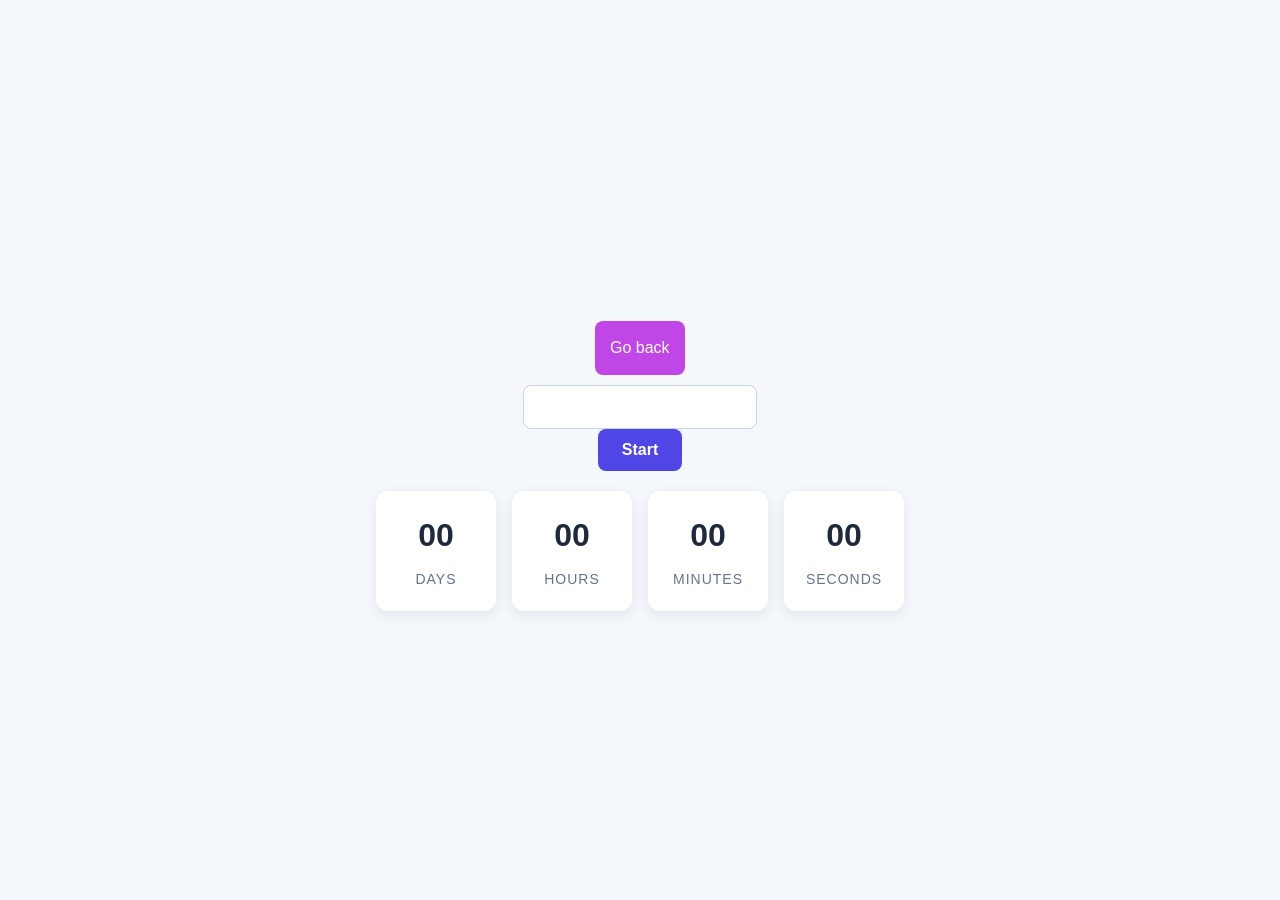
<file: src/1-timer.html>
<!doctype html>
<html lang="en">
  <head>
    <meta charset="UTF-8" />
    <meta http-equiv="X-UA-Compatible" content="IE=edge" />
    <meta name="viewport" content="width=device-width, initial-scale=1.0" />
    <title>Timer</title>
    <link rel="stylesheet" href="./css/styles.css" />
  </head>
  <body>
    <div class="container">
      <a class="back-link" href="./index.html">Go back</a>
    </div>

    <input type="text" id="datetime-picker" />
    <button type="button" data-start>Start</button>

    <div class="timer">
      <div class="field">
        <span class="value" data-days>00</span>
        <span data-days class="label">Days</span>
      </div>
      <div class="field">
        <span class="value" data-hours>00</span>
        <span data-hours class="label">Hours</span>
      </div>
      <div class="field">
        <span class="value" data-minutes>00</span>
        <span data-minutes class="label">Minutes</span>
      </div>
      <div class="field">
        <span class="value" data-seconds>00</span>
        <span data-seconds class="label">Seconds</span>
      </div>
    </div>
  </body>
  <script src="./js/1-timer.js" type="module"></script>
</html>
</file>
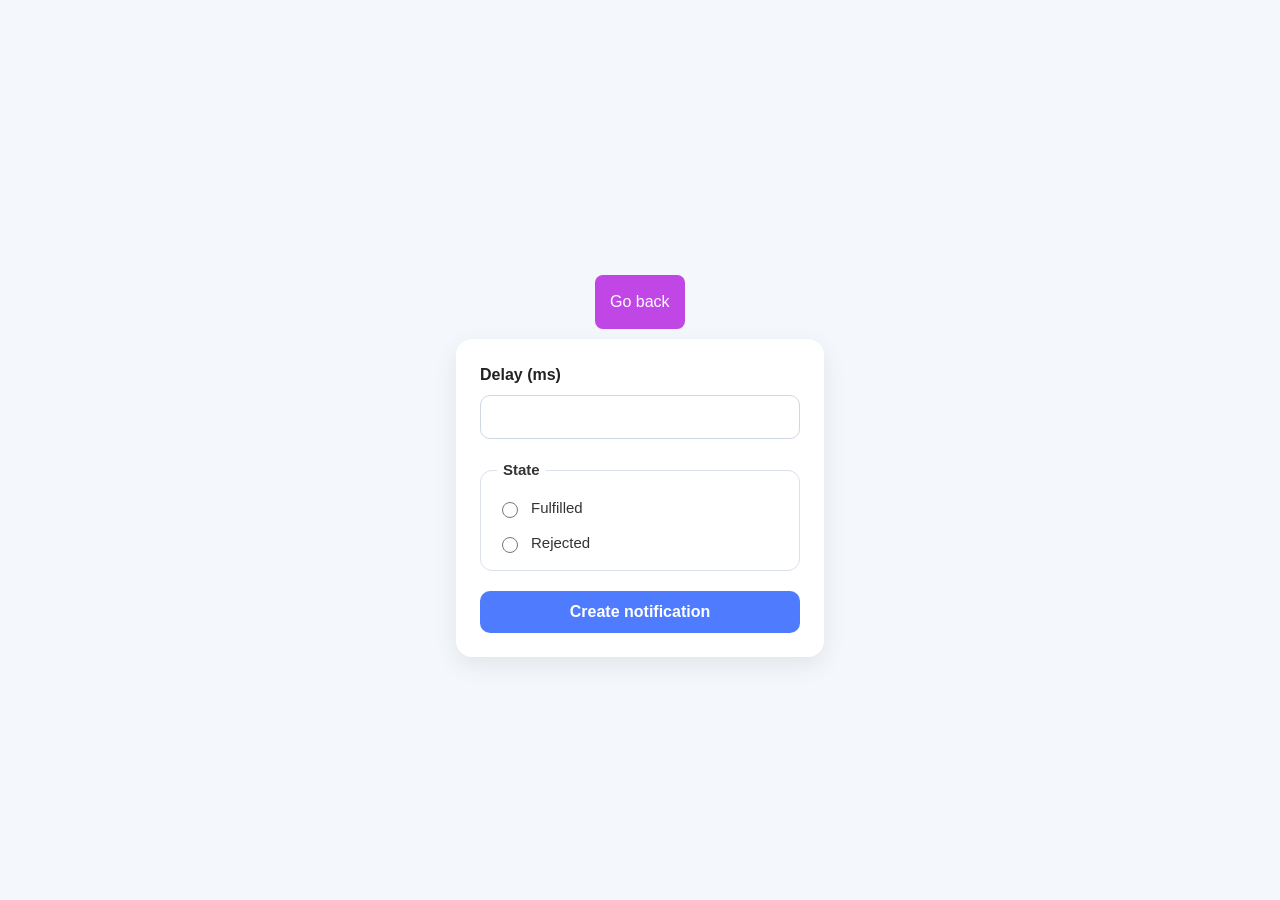
<file: src/2-snackbar.html>
<!doctype html>
<html lang="en">
  <head>
    <meta charset="UTF-8" />
    <meta http-equiv="X-UA-Compatible" content="IE=edge" />
    <meta name="viewport" content="width=device-width, initial-scale=1.0" />
    <title>Snackbar</title>
    <link rel="stylesheet" href="./css/styles.css" />
  </head>
  <body>
    <div class="container">
      <a class="back-link" href="./index.html">Go back</a>
    </div>
    <form class="form">
      <label>
        Delay (ms)
        <input type="number" name="delay" required />
      </label>

      <fieldset>
        <legend>State</legend>
        <label>
          <input type="radio" name="state" value="fulfilled" required />
          Fulfilled
        </label>
        <label>
          <input type="radio" name="state" value="rejected" required />
          Rejected
        </label>
      </fieldset>

      <button type="submit">Create notification</button>
    </form>
  </body>
  <script type="module" src="./js/2-snackbar.js"></script>
</html>
</file>
<file: src/css/styles.css>
/**
  |============================
  | include css partials with
  | default @import url()
  |============================
*/
/* Common styles */
@import url('./reset.css');
@import url('./base.css');
@import url('./container.css');
@import url('./animations.css');

/* Sections style */
@import url('./header.css');
@import url('./vite-promo.css');
@import url('./badges.css');
@import url('./back-link.css');
@import url('./footer.css');

body {
  margin: 0;
  min-height: 100vh;
  display: flex;
  justify-content: center;
  align-items: center;
  background-color: #f4f7fb;
  font-family: Arial, sans-serif;
}

.timer-wrapper {
  display: flex;
  flex-direction: column;
  align-items: center;
  gap: 20px;
}

#datetime-picker {
  padding: 12px 16px;
  font-size: 16px;
  border: 1px solid #cbd5e1;
  border-radius: 8px;
  outline: none;
  transition: border-color 0.3s ease, box-shadow 0.3s ease;
}

#datetime-picker:focus {
  border-color: #4f46e5;
  box-shadow: 0 0 0 4px rgba(79, 70, 229, 0.15);
}

button[data-start] {
  padding: 12px 24px;
  font-size: 16px;
  font-weight: 600;
  color: #fff;
  background-color: #4f46e5;
  border: none;
  border-radius: 8px;
  cursor: pointer;
  transition: background-color 0.3s ease, transform 0.2s ease;
}

button[data-start]:hover {
  background-color: #4338ca;
}

button[data-start]:active {
  transform: scale(0.98);
}

button[data-start]:disabled {
  background-color: #94a3b8;
  cursor: not-allowed;
}

.timer {
  display: flex;
  gap: 16px;
  margin-top: 20px;
}

.field {
  min-width: 90px;
  padding: 20px 15px;
  background-color: #ffffff;
  border-radius: 12px;
  text-align: center;
  box-shadow: 0 4px 14px rgba(0, 0, 0, 0.08);
}

.value {
  display: block;
  font-size: 32px;
  font-weight: 700;
  color: #1e293b;
  margin-bottom: 8px;
}

.label {
  font-size: 14px;
  color: #64748b;
  text-transform: uppercase;
  letter-spacing: 1px;
}

.back-link {
  display: block;
  margin-inline: auto;
  width: 60px;
  margin-bottom: 10px;
  border: transparent;
  background-color: #c046e5;
  padding: 15px;
  color: #ffffff;
}

body {
  margin: 0;
  min-height: 100vh;
  display: flex;
  justify-content: center;
  align-items: center;
  background: #f4f7fb;
  font-family: Arial, sans-serif;
}

.form {
  width: 320px;
  padding: 24px;
  background: #ffffff;
  border-radius: 16px;
  box-shadow: 0 8px 24px rgba(0, 0, 0, 0.08);
}

.form>label {
  display: flex;
  flex-direction: column;
  gap: 8px;
  margin-bottom: 20px;
  font-size: 16px;
  font-weight: 600;
  color: #222;
}

.form input[type='number'] {
  width: 100%;
  padding: 12px 14px;
  font-size: 16px;
  border: 1px solid #cfd6e4;
  border-radius: 10px;
  outline: none;
  box-sizing: border-box;
  transition: border-color 0.2s ease, box-shadow 0.2s ease;
}

.form input[type='number']:focus {
  border-color: #4f7cff;
  box-shadow: 0 0 0 4px rgba(79, 124, 255, 0.15);
}

.form fieldset {
  margin: 0 0 20px;
  padding: 16px;
  border: 1px solid #d9dfeb;
  border-radius: 12px;
}

.form legend {
  padding: 0 6px;
  font-size: 15px;
  font-weight: 700;
  color: #333;
}

.form fieldset label {
  display: flex;
  align-items: center;
  gap: 10px;
  margin-bottom: 12px;
  font-size: 15px;
  color: #333;
  cursor: pointer;
}

.form fieldset label:last-child {
  margin-bottom: 0;
}

.form input[type='radio'] {
  width: 16px;
  height: 16px;
  cursor: pointer;
}

.form button[type='submit'] {
  width: 100%;
  padding: 12px 16px;
  border: none;
  border-radius: 10px;
  background: #4f7cff;
  color: #fff;
  font-size: 16px;
  font-weight: 700;
  cursor: pointer;
  transition: background 0.2s ease, transform 0.2s ease;
}

.form button[type='submit']:hover {
  background: #3d68e0;
}

.form button[type='submit']:active {
  transform: scale(0.98);
}
</file>
